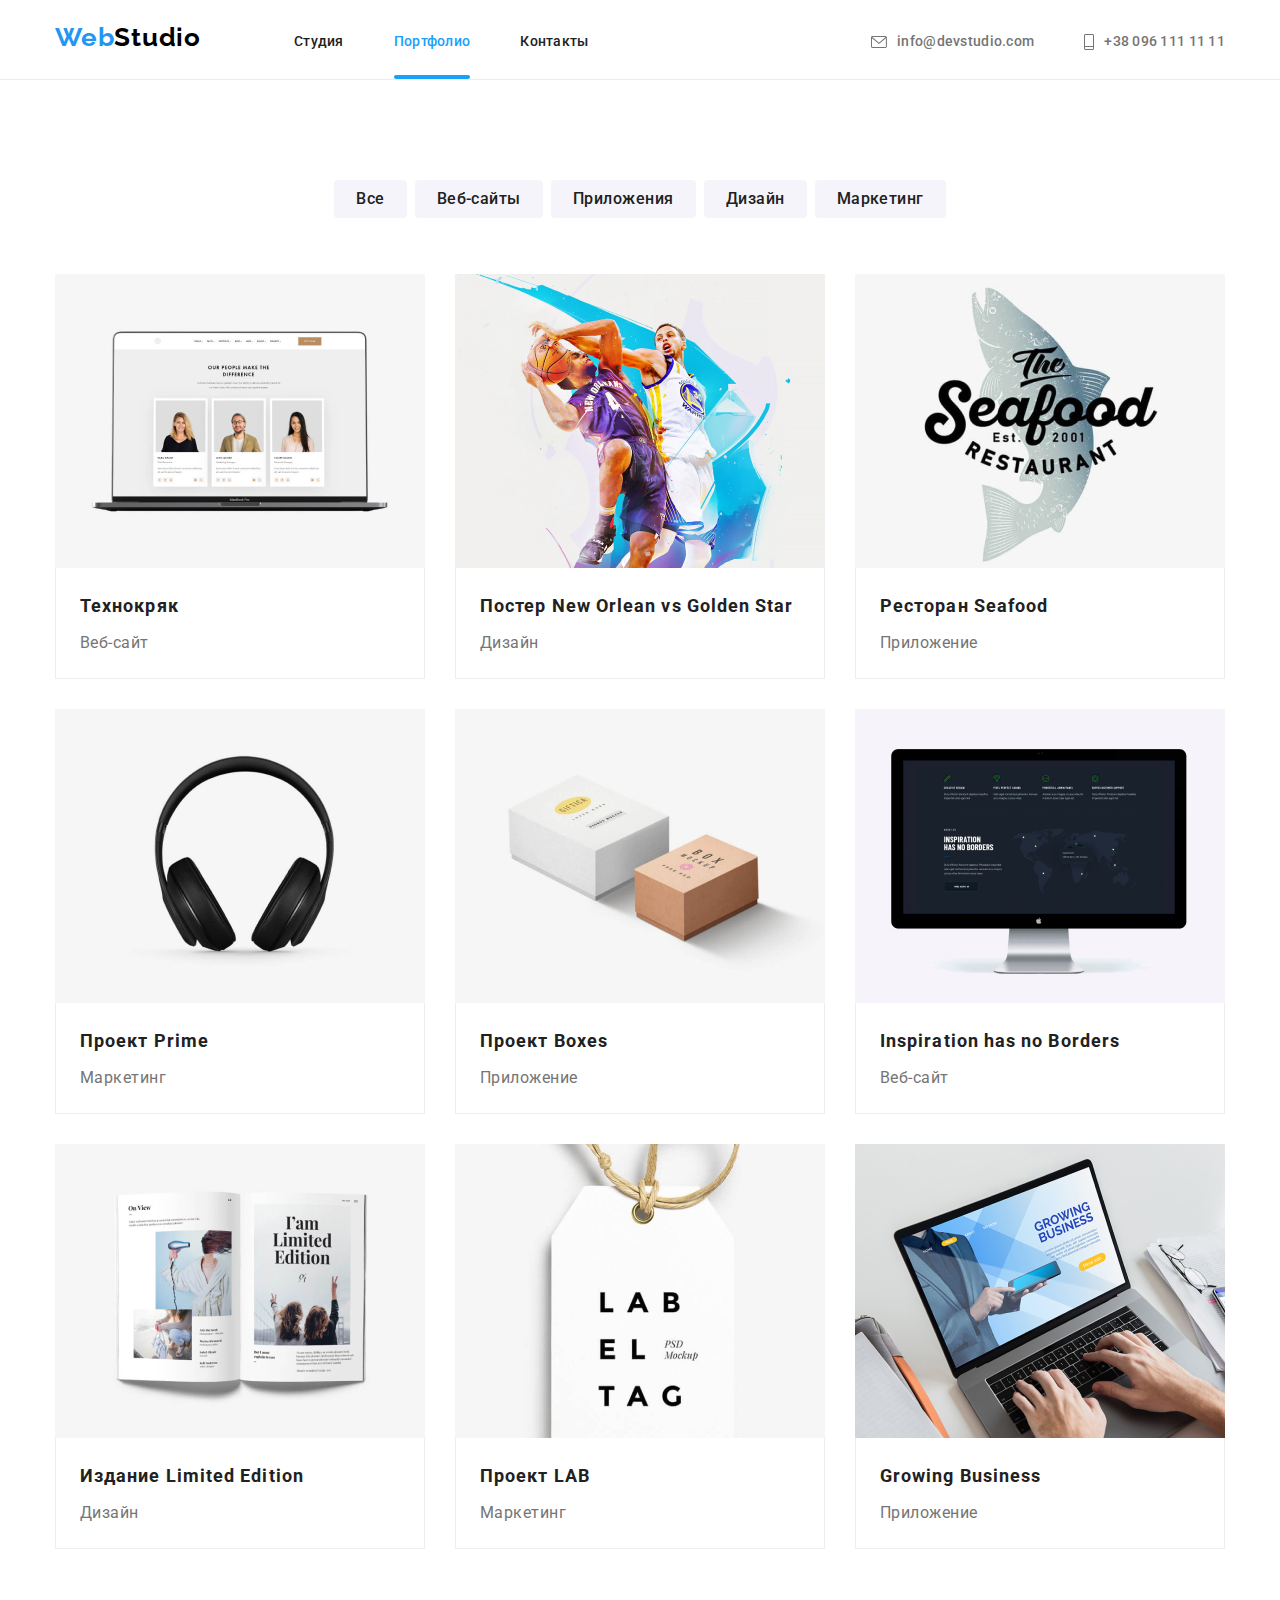
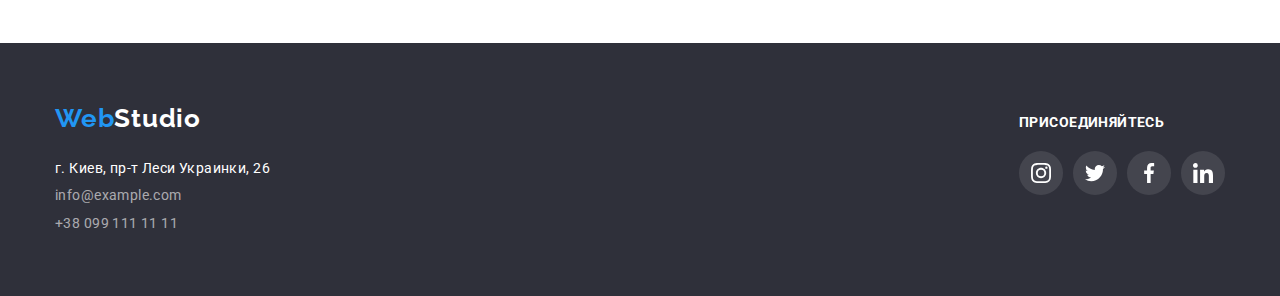
<file: portfolio.html>
<!DOCTYPE html>
<html lang="ru">
  <head>
    <meta charset="UTF-8" />
    <meta name="viewport" content="width=device-width, initial-scale=1.0" />
    <title>WebStudio</title>
    <link
      rel="stylesheet"
      href="https://cdnjs.cloudflare.com/ajax/libs/modern-normalize/1.0.0/modern-normalize.css"
    />
    <link
      href="https://fonts.googleapis.com/css2?family=Raleway:wght@400;700&family=Roboto:wght@400;500;700;900&display=swap"
      rel="stylesheet"
    />
    <link rel="stylesheet" href="./css/styles.css" />
  </head>

  <body>
    <header class="header">
      <div class="container">
        <nav class="navigation">
          <a class="logo link" lang="en" href="./index.html">
            Web<span class="logo-second-part">Studio</span>
          </a>
          <ul class="nav-list">
            <li class="nav-item">
              <a href="./index.html" class="nav-link section-after">Студия</a>
            </li>
            <li class="nav-item">
              <a href="./portfolio.html" class="nav-link section-after current">Портфолио</a>
            </li>
            <li class="nav-item"><a href="" class="nav-link section-after">Контакты</a></li>
          </ul>
    
            <ul class="nav-list-contacts">
            <li class="nav-contacts">
              <a href="mailto:info@devstudio.com" class="contacts"> <svg class="contacts-items-link" width="16" height="12">
                  <use href="./images/icons.svg#icon-email"></use>
                </svg>info@devstudio.com</a>
            </li>
            <li class="nav-contacts">
              <a href="tell:+380961111111" class="contacts"><svg class="contacts-items-link" width="10" height="16">
                  <use href="./images/icons.svg#icon-tel"></use>
                </svg>+38 096 111 11 11</a>
            </li>
          </ul>
        </nav>
      </div>
    </header>

    
    <main>
      <div class="container">
      <section class="works-section">
            <h1 class="visually-hidden">Наши проекты</h1>
            <ul class="portf-filter-list list">
            <li class="portf-filter-item">
              <button class="portf-modal-btn btn-current" type="button">Все</button>
            </li>
            <li class="portf-filter-item">
              <button class="portf-modal-btn" type="button">Веб-сайты</button>
            </li>
            <li class="portf-filter-item">
              <button class="portf-modal-btn" type="button">Приложения</button>
            </li>
            <li class="portf-filter-item">
              <button class="portf-modal-btn" type="button">Дизайн</button>
            </li>
            <li class="portf-filter-item">
              <button class="portf-modal-btn" type="button">Маркетинг</button>
            </li>
          </ul>
              
          <ul class="works-list">
            <li class="works-list-item">
              <a class="portfolio-link" href="">
                <div class="galery-img-overlay"><img class="works-list-img" src="./images/portfolio/portfolio-img-1.jpg" alt="Веб-сайт Технокряк" width="370"
                height="294" />
                <p class="overlay">
                  Технокряк это современная площадка распространения
                  коронавируса. Компании используют эту платформу для
                  цифрового шпионажа и атак на защищённые сервера конкурентов
                </p>
                </div>
              <div class="box-footer">
                <h3 class="works-list-title">Технокряк</h3>
                <p class="work-list-subtitle">Веб-сайт</p>
              </div></a>
              
            </li>
            <li class="works-list-item">
              <a class="portfolio-link" href="">
                <div class="galery-img-overlay">
                <img class="works-list-img" src="./images/portfolio/portfolio-img-2.jpg" alt="Дизайн Постера New Orlean vs Golden Star"
                width="370" 
                height="294" />
                <p class="overlay">
                  Технокряк это современная площадка распространения
                  коронавируса. Компании используют эту платформу для
                  цифрового шпионажа и атак на защищённые сервера конкурентов
                </p>
                </div>

              <div class="box-footer">
                <h3 class="works-list-title">Постер <span lang="en">New Orlean vs Golden Star</span></h3>
                <p class="work-list-subtitle">Дизайн</p>
              </div></a>
            </li>
            <li class="works-list-item">
              <a class="portfolio-link" href="">
                <div class="galery-img-overlay">
                <img class="works-list-img" src="./images/portfolio/portfolio-img-3.jpg" alt="Приложение для Ресторана Seafood"
                width="370" height="294" />
                <p class="overlay">
                  Технокряк это современная площадка распространения
                  коронавируса. Компании используют эту платформу для
                  цифрового шпионажа и атак на защищённые сервера конкурентов
                </p>
                </div>

              <div class="box-footer">
                <h3 class="works-list-title">Ресторан <span lang="en">Seafood</span></h3>
                <p class="work-list-subtitle">Приложение</p>
              </div></a>
            </li>
            <li class="works-list-item">
              <a class="portfolio-link" href=""> 
                <div class="galery-img-overlay">
                <img class="works-list-img"
                src="./images/portfolio/portfolio-img-4.jpg"
                alt="Маркетинг Проект Prime"
                width="370"
                height="294"
              />
              <p class="overlay">
                Технокряк это современная площадка распространения
                коронавируса. Компании используют эту платформу для
                цифрового шпионажа и атак на защищённые сервера конкурентов
              </p>
              </div>

              <div class="box-footer">
                <h3 class="works-list-title">Проект <span lang="en">Prime</span></h3>
                <p class="work-list-subtitle">Маркетинг</p>
              </div></a>
             
            </li>
            
            <li class="works-list-item">
              <a class="portfolio-link" href=""> 
                <div class="galery-img-overlay">
                <img class="works-list-img"
                src="./images/portfolio/portfolio-img-5.jpg"
                alt="Приложение Проекта Boxes"
                width="370"
                height="294"
              />
              <p class="overlay">
                Технокряк это современная площадка распространения
                коронавируса. Компании используют эту платформу для
                цифрового шпионажа и атак на защищённые сервера конкурентов
              </p>
              </div>

              <div class="box-footer">
                <h3 class="works-list-title">Проект <span lang="en">Boxes</span></h3>
                <p class="work-list-subtitle">Приложение</p>
              </div></a>
             
            </li>
            <li class="works-list-item">
              <a class="portfolio-link" href=""> 
                <div class="galery-img-overlay"><img class="works-list-img"
                src="./images/portfolio/portfolio-img-6.jpg"
                alt="Веб-сайт Inspiration has no Borders"
                width="370"
                height="294"
              />
              <p class="overlay">
                Технокряк это современная площадка распространения
                коронавируса. Компании используют эту платформу для
                цифрового шпионажа и атак на защищённые сервера конкурентов
              </p>
              </div>

              <div class="box-footer">
                <h3 class="works-list-title" lang="en">Inspiration has no Borders</h3>
                <p class="work-list-subtitle">Веб-сайт</p>
              </div></a>
             
            </li>
            <li class="works-list-item">
              <a class="portfolio-link" href="">
                <div class="galery-img-overlay">
                <img class="works-list-img"
                src="./images/portfolio/portfolio-img-7.jpg"
                alt="Дизайн Издания Limited Edition"
                width="370"
                height="294"
              />
              <p class="overlay">
                Технокряк это современная площадка распространения
                коронавируса. Компании используют эту платформу для
                цифрового шпионажа и атак на защищённые сервера конкурентов
              </p>
              </div>

              <div class="box-footer">
                <h3 class="works-list-title">Издание <span lang="en">Limited Edition</span></h3>
                <p class="work-list-subtitle">Дизайн</p>
              </div></a>
              
            </li>
            <li class="works-list-item">
              <a class="portfolio-link" href=""> 
                <div class="galery-img-overlay">
                <img class="works-list-img"
                src="./images/portfolio/portfolio-img-8.jpg"
                alt="Маркетинг Проект LAB"
                width="370"
                height="294"
              />
              <p class="overlay">
                Технокряк это современная площадка распространения
                коронавируса. Компании используют эту платформу для
                цифрового шпионажа и атак на защищённые сервера конкурентов
              </p>
              </div>

              <div class="box-footer">
                <h3 class="works-list-title">Проект <span lang="en">LAB</span></h3>
                <p class="work-list-subtitle">Маркетинг</p>
              </div></a>
             
            </li>
            <li class="works-list-item">
              <a class="portfolio-link" href="">
                <div class="galery-img-overlay">
                <img class="works-list-img"
                src="./images/portfolio/portfolio-img-9.jpg"
                alt="Приложение Growing Business"
                width="370"
                height="294"
              />
              <p class="overlay">
                Технокряк это современная площадка распространения
                коронавируса. Компании используют эту платформу для
                цифрового шпионажа и атак на защищённые сервера конкурентов
              </p>
              </div>

              <div class="box-footer">
                <h3 class="works-list-title" lang="en">Growing Business</h3>
                <p class="work-list-subtitle">Приложение</p>
              </div></a>
              
            </li>
          </ul>
        </section>
      </div>
    </main>

<footer class="footer">
  <div class="container footer-container">
    <ul class="list footer-list-container">
      <li>
        <a class="logo link" lang="en" href="./index.html">
          Web<span class="logo-second-part-footer">Studio</span>
        </a>
        <address class="footer-address">
          <ul class="footer-list list">
            <li class="footer-item">
              <a class="footer-description" href="https://goo.gl/maps/TwaqUdPXrJMAYcYX8">г. Киев, пр-т Леси Украинки,
                26</a>
            </li>
            <li class="footer-item">
              <a class="footer-mail-item link" href="mailto:info@example.com">info@example.com</a>
            </li>
            <li class="footer-item">
              <a class="footer-tel-item link" href="tel:+380991111111">+38 099 111 11 11</a>
            </li>
          </ul>
        </address>
      <li class="footer-social-item">
        <p class="footer-social">присоединяйтесь</p>
        <ul class="list team-list-icons">
          <li class="team-item-icons">
            <a href="" class="team-item-link footer-social-color">
              <svg class="team-social-link team-social-link-color" width="20" height="20">
                <use href="./images/icons.svg#icon-instagram"></use>
              </svg>
            </a>
          </li>
          <li class="team-item-icons">
            <a href="" class="team-item-link footer-social-color">
              <svg class="team-social-link team-social-link-color" width="20" height="20">
                <use href="./images/icons.svg#icon-twitter"></use>
              </svg>
            </a>
          </li>
          <li class="team-item-icons">
            <a href="" class="team-item-link footer-social-color">
              <svg class="team-social-link team-social-link-color" width="20" height="20">
                <use href="./images/icons.svg#icon-facebook"></use>
              </svg>
            </a>
          </li>

          <li class="team-item-icons">
            <a href="" class="team-item-link footer-social-color">
              <svg class="team-social-link team-social-link-color" width="20" height="20">
                <use href="./images/icons.svg#icon-linkedin"></use>
              </svg>
            </a>
          </li>
        </ul>
      </li>
    </ul>
  </div>
</footer>
  </body>
</html>
</file>
<file: css/styles.css>
:root {
  --accent-font: 'Roboto', sans-serif;
  --secondary-font: 'Raleway', sans-serif;
  --text-color: #757575;
  --secondary-color: #212121;
  --hover-color: #2196f3;
  --accent-color: #18a0fb;
  --primary-white-color: #ffffff;
  --background-color: #2f303a;
  --team-color: #f5f4fa;
  --footer-color: rgba(255, 255, 255, 0.6);
}

*,
*::before,
*::after {
  margin: 0;
  padding: 0;
}

img {
  display: block;
  max-width: 100%;
  height: auto;
}
body {
  font-family: 'Roboto', sans-serif;
  font-style: normal;
}

.visually-hidden {
  position: absolute;
  white-space: nowrap;
  width: 1px;
  height: 1px;
  overflow: hidden;
  border: 0;
  padding: 0;
  clip: rect(0 0 0 0);
  clip-path: inset(50%);
  margin: -1px;
}

@keyframes changeModalBtn {
  25% {
    transform: scale(25%);
    transform: opacity(25%);
  }
  50% {
    transform: scale(50%);
    transform: opacity(50%);
  }
  75% {
    transform: scale(75%);
    transform: opacity(75%);
  }
  100% {
    transform: scale(100%);
    transform: opacity(100%);
  }
}

.list {
  list-style: none;
}

.link {
  text-decoration: none;
}

.section {
  padding: 94px 0px;
}
.container {
  width: 1200px;
  margin-left: auto;
  margin-right: auto;
  padding-left: 15px;
  padding-right: 15px;
}

.header {
  height: 80px;
  display: flex;
  align-items: center;
  display: flex;
  justify-content: space-between;
  border-bottom: 1px solid #ececec;
}
.logo {
  margin-right: 93px;
  font-family: 'Raleway', sans-serif;
  font-weight: 700;
  font-size: 26px;
  line-height: 1.192;
  letter-spacing: 0.03em;
  color: var(--hover-color);
  padding-top: 24px;
  padding-bottom: 24px;
}

.logo-second-part {
  font-weight: 700;
  font-size: 26px;
  line-height: 1.192;
  letter-spacing: 0.03em;
  color: #000000;
  transition: color 250ms cubic-bezier(0.4, 0, 0.2, 1),
    background-color 250ms cubic-bezier(0.4, 0, 0.2, 1);
}
.logo-second-part:hover,
.logo-second-part:focus {
  color: var(--accent-color);
}

.navigation {
  display: flex;
  align-items: baseline;
}

.nav-list {
  list-style: none;
  display: flex;
  align-items: center;
}

.nav-item:not(:last-child) {
  margin-right: 50px;
}

.nav-link {
  text-decoration: none;
  padding-bottom: 32px;
  padding-top: 32px;
  display: inline-block;
  font-style: normal;
  font-weight: 500;
  font-size: 14px;
  line-height: 1.14;
  letter-spacing: 0.02em;
  color: var(--secondary-color);
  transition: color 250ms cubic-bezier(0.4, 0, 0.2, 1),
    background-color 250ms cubic-bezier(0.4, 0, 0.2, 1);
}

.section-after {
  position: relative;
}

.current::after {
  content: ' ';
  display: block;
  background-color: var(--accent-color);
  width: 100%;
  height: 4px;
  border-radius: 2px;
  margin-top: 28px;
  position: absolute;
  bottom: 2px;
}

.current {
  color: var(--accent-color);
  transition: color 250ms cubic-bezier(0.4, 0, 0.2, 1);
}
.nav-link:hover,
.nav-link:focus {
  color: var(--accent-color);
}
.nav-list-contacts {
  list-style: none;
  margin-left: auto;
  display: flex;
  justify-content: flex-end;
}

.nav-contacts:not(:last-child) {
  margin-right: 50px;
}
.contacts {
  text-decoration: none;
  font-style: normal;
  font-weight: 500;
  font-size: 14px;
  line-height: 1.14;
  letter-spacing: 0.02em;
  color: var(--text-color);
  padding-top: 32px;
  padding-bottom: 32px;
}
.contacts:hover,
.contacts:focus {
  color: var(--accent-color);
}
.contacts-items-link {
  fill: currentColor;
  margin-right: 10px;
  vertical-align: middle;
}

.section-hero {
  width: 1600px;
  margin-left: auto;
  margin-right: auto;
  padding-left: 15px;
  padding-right: 15px;
  padding-top: 200px;
  padding-bottom: 200px;
  text-align: center;
  background-color: var(--background-color);
  background-image: linear-gradient(rgba(47, 48, 58, 0.4), rgba(47, 48, 58, 0.4)),
    url(../images/herobg.png);
  background-repeat: no-repeat;
  background-position: center;
  background-size: cover;
}
.title {
  max-width: 696px;
  font-style: normal;
  font-weight: 900;
  font-size: 44px;
  line-height: 1.4;
  letter-spacing: 0.06em;
  text-transform: uppercase;
  color: var(--primary-white-color);
  margin-bottom: 30px;
  margin-left: auto;
  margin-right: auto;
}

.button {
  display: inline-block;
  box-shadow: 0px 4px 4px rgba(0, 0, 0, 0.15);
  border-radius: 4px;
  border-style: none;
  background-color: var(--accent-color);
}
.main-btn {
  font-weight: 700;
  font-size: 16px;
  line-height: 1.87;
  align-items: center;
  text-align: center;
  letter-spacing: 0.06em;
  padding: 10px 32px;
  color: var(--primary-white-color);
  transition: color 250ms cubic-bezier(0.4, 0, 0.2, 1),
    background-color 250ms cubic-bezier(0.4, 0, 0.2, 1);
}
.button:hover,
.button:focus {
  cursor: pointer;
  color: var(--accent-color);
  background-color: var(--primary-white-color);
}

.advantages {
  align-items: center;
  justify-content: center;
  padding-top: 94px;
  padding-bottom: 94px;
}
.advantages-list {
  list-style: none;
  display: flex;
  justify-content: center;
  align-items: center;
}

.advantages-item:not(:last-child) {
  margin-right: 30px;
}
.advantages-items-icon {
  display: flex;
  justify-content: center;
  align-items: center;
  width: 270px;
  height: 120px;
  margin-bottom: 30px;
  border-radius: 4px;
  background-color: #f5f4fa;
}

.advantages-title {
  font-weight: 700;
  font-size: 14px;
  line-height: 1.14;
  letter-spacing: 0.03em;
  text-transform: uppercase;
  margin-bottom: 10px;
}
.advantages-text {
  color: var(--text-color);
  width: 270px;
  font-size: 14px;
  line-height: 1.71;
  letter-spacing: 0.03em;
}

.services {
  padding-bottom: 94px;
}
.services-title {
  font-weight: 700;
  font-size: 36px;
  line-height: 1.16;
  text-align: center;
  letter-spacing: 0.03em;
  margin-bottom: 50px;
}
.services-list {
  list-style: none;
  display: flex;
  justify-content: center;
  align-items: center;
}
.services-item:not(:last-child) {
  margin-right: 30px;
}
.services-item-wrap {
  position: relative;
  overflow: hidden;
}
.services-text {
  position: absolute;
  bottom: 0;
  left: 0;
  font-style: normal;
  font-weight: 700;
  font-size: 14px;
  line-height: 1.14;
  letter-spacing: 0.03em;
  padding: 27px;
  width: 100%;
  background-color: rgba(47, 48, 58, 0.8);
  color: var(--primary-white-color);
  text-transform: uppercase;
  text-align: center;
  font-weight: bold;
}

.team {
  background-color: var(--team-color);
  padding-top: 94px;
  padding-bottom: 94px;
}
.our-team {
  font-weight: 700;
  font-size: 36px;
  line-height: 1.16;
  text-align: center;
  letter-spacing: 0.03em;
  margin-bottom: 50px;
}
.team-list {
  list-style: none;
  display: flex;
  justify-content: center;
}
.team-description {
  padding: 30px 32px;
}

.team-item {
  width: 270px;
  box-shadow: 0px 1px 3px rgba(0, 0, 0, 0.12), 0px 1px 1px rgba(0, 0, 0, 0.14),
    0px 2px 1px rgba(0, 0, 0, 0.2);
  border-radius: 0px 0px 4px 4px;
  background-color: var(--primary-white-color);
}
.team-item:not(:last-child) {
  margin-right: 30px;
}
.name {
  font-weight: 500;
  font-size: 16px;
  line-height: 1.19;
  letter-spacing: 0.03em;
  text-align: center;
  margin-bottom: 10px;
}
.description {
  color: var(--text-color);
  font-size: 16px;
  line-height: 1.19;
  letter-spacing: 0.03em;
  text-align: center;
  padding-bottom: 16px;
}

.team-item-icons {
  width: 44px;
  height: 44px;
}

.team-item-link {
  color: #afb1b8;
  width: 100%;
  height: 100%;
  display: block;
  border-radius: 50%;
  display: flex;
  align-items: center;
  justify-content: center;
  transition: color 250ms cubic-bezier(0.4, 0, 0.2, 1),
    background-color 250ms cubic-bezier(0.4, 0, 0.2, 1);
}
.team-item-link:hover,
.team-item-link:focus {
  background-color: #2196f3;
}
.team-item-link:hover .team-social-link,
.team-item-link:focus .team-social-link {
  fill: var(--primary-white-color);
}

.team-list-icons {
  display: flex;
  justify-content: center;
}
.team-item-icons + .team-item-icons {
  margin-left: 10px;
}

.team-social-link {
  fill: #afb1b8;
}

.clients-titel {
  font-weight: 700;
  font-size: 36px;
  line-height: 1.16;
  text-align: center;
  letter-spacing: 0.03em;
  margin-bottom: 50px;
  padding-top: 94px;
}

.client-items li + li {
  margin-left: 30px;
}
.client-items {
  display: flex;
  padding-bottom: 94px;
}
.client-item-link {
  display: inline-block;
  color: #afb1b8;
  border: 1px solid #afb1b8;
  box-sizing: border-box;
  border-radius: 4px;
  width: 170px;
  height: 92px;
  display: flex;
  align-items: center;
  justify-content: center;
  transition: color 250ms cubic-bezier(0.4, 0, 0.2, 1),
    background-color 250ms cubic-bezier(0.4, 0, 0.2, 1);
}

.client-item-icon {
  fill: currentColor;
}
.client-item-link:hover,
.client-item-link:active,
.client-item-link:focus {
  color: var(--accent-color);
  fill: currentColor;
  border-color: var(--accent-color);
}

.footer {
  background: var(--background-color);
  margin-left: auto;
  margin-right: auto;
  padding-left: 15px;
  padding-right: 15px;
  padding-top: 60px;
  padding-bottom: 60px;
}
.logo-footer {
  font-weight: 700;
  font-size: 26px;
  line-height: 1.192;
  letter-spacing: 0.03em;
  color: var(--hover-color);
}
.logo-second-part-footer {
  font-family: 'Raleway', sans-serif;
  font-weight: 700;
  font-size: 26px;
  line-height: 1.192;
  letter-spacing: 0.03em;
  color: var(--primary-white-color);
  transition: color 250ms cubic-bezier(0.4, 0, 0.2, 1),
    background-color 250ms cubic-bezier(0.4, 0, 0.2, 1);
}
.logo-second-part-footer:hover,
.logo-second-part-footer:focus {
  color: var(--accent-color);
}
.footer-address {
  margin-top: 20px;
}
.footer-description {
  text-decoration: none;
  color: var(--primary-white-color);
  font-style: normal;
  font-weight: 400;
  font-size: 14px;
  line-height: 1.714;
  letter-spacing: 0.03em;
}

.footer-item {
  font-style: inherit;
  line-height: 1.71;
  letter-spacing: 0.03em;
  color: var(--primary-white-color);
}
.footer-mail-item,
.footer-tel-item {
  font-style: normal;
  font-weight: 400;
  font-size: 14px;
  line-height: 24px;
  letter-spacing: 0.03em;
  color: var(--footer-color);
  transition: color 250ms cubic-bezier(0.4, 0, 0.2, 1),
    background-color 250ms cubic-bezier(0.4, 0, 0.2, 1);
}
.footer-mail-item:hover,
.footer-mail-item:focus,
.footer-tel-item:hover,
.footer-tel-item:focus {
  color: var(--hover-color);
}

.footer-list-container {
  display: flex;
  align-items: baseline;
  justify-content: space-between;
}

.footer-list:not(:last-child) {
  margin-top: 9px;
}

.footer-social {
  color: var(--primary-white-color);
  font-weight: bold;
  font-size: 14px;
  line-height: 1.14;
  letter-spacing: 0.03em;
  text-transform: uppercase;
  margin-bottom: 20px;
}

.footer-social-item {
  margin-left: 70px;
}
.footer-social-color {
  background-color: rgba(255, 255, 255, 0.1);
}
.team-social-link-color {
  fill: var(--primary-white-color);
}

.works-section {
  padding-top: 100px;
  padding-bottom: 94px;
}

.portf-filter-list {
  margin-bottom: 56px;
}
.portf-filter-list {
  display: flex;
  justify-content: center;
}
.portf-filter-item:not(:last-child) {
  margin-right: 8px;
}
.portf-modal-btn {
  border-style: none;
  padding: 6px 22px;
  height: 38px;
  border-radius: 4px;
  border: none;
  font-family: var(--accent-font);
  font-weight: 500;
  font-size: 16px;
  line-height: 1.625;
  text-align: center;
  letter-spacing: 0.03em;
  color: var(--secondary-color);
  background: var(--team-color);
  border-radius: 4px;
}

.portf-modal-btn:hover,
.portf-modal-btn:focus {
  color: var(--primary-white-color);
  background-color: var(--hover-color);
  box-shadow: 0px 3px 1px rgba(0, 0, 0, 0.1), 0px 1px 2px rgba(0, 0, 0, 0.08),
    0px 2px 2px rgba(0, 0, 0, 0.12);
  border-radius: 4px;
}
.btn-current {
  background-color: var(--accent-color);
  color: var(--primary-white-color);
}

.works-list {
  list-style: none;
  margin: -15px;
  display: flex;
  flex-wrap: wrap;
}
.works-list-item {
  margin: 15px;
  flex-basis: calc((100% - 3 * 30px) / 3);
}

.portfolio-link:hover .overlay,
.portfolio-link:focus .overlay {
  transform: translateY(0%);
}

.galery-img-overlay {
  position: relative;
  overflow: hidden;
}

.overlay {
  font-size: 18px;
  line-height: 1.56;
  background-color: rgba(33, 150, 243, 0.9);
  color: var(--primary-white-color);
  display: flex;
  align-items: center;
  padding-left: 24px;
  padding-right: 24px;
  position: absolute;
  top: 0;
  left: 0;
  height: 100%;
  width: 100%;
  overflow: auto;
  transform: translateY(101%);
  transition: transform 250ms linear;
}
.portfolio-link {
  text-decoration: none;
  display: block;
  color: var(--text-color);
}

.portfolio-link:hover,
.portfolio-link:focus {
  box-shadow: 0px 1px 1px rgb(0 0 0 / 12%), 0px 4px 4px rgb(0 0 0 / 6%),
    1px 4px 6px rgb(0 0 0 / 16%);
}

.works-list-title {
  margin-bottom: 4px;
  font-weight: 700;
  font-size: 18px;
  line-height: 2;
  letter-spacing: 0.06em;
  color: #212121;
}

.work-list-subtitle {
  font-style: normal;
  font-weight: normal;
  font-size: 16px;
  line-height: 1.875;
  letter-spacing: 0.03em;
}

.box-footer {
  padding: 20px 24px;
  background: var(--primary-white-color);
  border-right: 1px solid #eeeeee;
  border-left: 1px solid #eeeeee;
  border-bottom: 1px solid #eeeeee;
}

.backdrop {
  position: fixed;
  top: 0;
  left: 0;
  width: 100vw;
  height: 100vh;
  background-color: rgba(0, 0, 0, 0.2);
  transition: opacity 250ms linear, visibility 250ms linear;
}

.modal {
  position: absolute;
  left: 50%;
  top: 50%;
  width: 528px;
  height: 581px;
  background: var(--primary-white-color);
  transform: translate(-50%, -50%);
  animation-name: changeModalBtn;
  animation-duration: 2000ms;
}

.close-btn {
  position: absolute;
  top: 8px;
  right: 8px;
  border-radius: 50%;
  border: 1px solid var(--text-color);
  width: 30px;
  height: 30px;
  background-color: transparent;
  cursor: pointer;
  padding: 0;
  display: flex;
  align-items: center;
  justify-content: center;
}

.is-hidden {
  opacity: 0;
  visibility: hidden;
  pointer-events: none;
}

.portf-modal-btn {
  color: var(--secondary-color);
  background-color: var(--team-color);
  font-family: inherit;
  font-weight: 500;
  font-size: 16px;
  line-height: 1.63;
  text-align: center;
  border-color: transparent;
  border-radius: 4px;
  padding: 6px 22px;
  transition: color 250ms cubic-bezier(0.4, 0, 0.2, 1),
    box-shadow 250ms cubic-bezier(0.4, 0, 0.2, 1),
    background-color 250ms cubic-bezier(0.4, 0, 0.2, 1);
}
.portf-modal-btn:hover,
.portf-modal-btn:focus {
  color: var(--primary-white-color);
  background-color: var(--accent-color);
  box-shadow: 0px 3px 1px rgba(0, 0, 0, 0.1), 0px 1px 2px rgba(0, 0, 0, 0.08),
    0px 2px 2px rgba(0, 0, 0, 0.12);
}




.banner-button, .modal-form-button, .subscription-button {
  min-width: 200px;
  height: 50px;
  border: none;
  border-radius: 4px;
  background-color: var(--hover-color);
  color: var(--primary-white-color);
  font-weight: 700;
  font-size: 1.6rem;
  letter-spacing: 0.06em;
  cursor: pointer;
  align-items: center;
text-align: center;
letter-spacing: 0.06em;
}



.subscription-button {
  position: relative;
  padding-left: 29px;
  padding-right: 62px;
  text-align: start;
  transition-property: var(--accent-color);
  transition-duration: 250ms;
  transition-timing-function: cubic-bezier(0.4, 0, 0.2, 1);
}

.subscription-button::after {
  position: absolute;
  top: 50%;
  right: 28px;
  transform: translateY(-50%);
  display: block;
  content: "";
  width: 24px;
  height: 24px;
  background-image: url(../images/icon\ send.svg);
}
.subscription-title {
    color: var(--primary-white-color);
    font-weight: bold;
    font-size: 14px;
    line-height: 1.14;
    letter-spacing: 0.03em;
    text-transform: uppercase;
    margin-bottom: 20px;
 
}

.subscription-input {
  width: 358px;
  height: 50px;
  margin-right: 12px;
  padding-left: 16px;
  border: 1px solid rgba(255, 255, 255, 0.3);
  filter: drop-shadow(0px 4px 4px rgba(0, 0, 0, 0.15));
  border-radius: 4px;
  background-color: var(--background-color);
  font-size: 1.6rem;
  line-height: calc(20 / 16);
  color: var(--primary-white-color);
}

.subscription-input::placeholder {
  font-size: 1.6rem;
  line-height: calc(20 / 16);
  color: rgba(255, 255, 255, 0.6);
}

.subscription-input:not(:placeholder-shown):focus:invalid {
  outline-color: red;
}

.modal__title {
  margin-top: 0;
  margin-bottom: 12px;
  font-weight: 500;
  font-size: 2rem;
  line-height: calc(23 / 20);
  text-align: center;
  color: var(--secondary-color);
}

.modal__form {
  display: flex;
  flex-direction: column;
}

.modal__form-field {
  position: relative;
  display: block;
}

.modal__form-field + .modal__form-field {
  margin-top: 10px;
}

.modal__form-label {
  display: block;
  margin-bottom: 4px;
  font-size: 1.2rem;
  line-height: calc(14 / 12);
  letter-spacing: 0.01em;
  color: #757575;
}

.modal__form-input {
  width: 100%;
  height: 40px;
  padding-left: 42px;
  border: 1px solid rgba(33, 33, 33, 0.2);
  border-radius: 4px;
  transition-property: outline-color, fill;
  transition-duration: 250ms;
  transition-timing-function: cubic-bezier(0.4, 0, 0.2, 1);
}

.modal__form-input::placeholder {
  color: #ffffff;
}

.modal__form-input:not(:placeholder-shown):focus:valid {
  outline-color: #2196f3;
  fill: #2196f3;
}

.modal__form-input:not(:placeholder-shown):focus:valid ~ .modal__form-icon {
  outline-color: #2196f3;
  fill: #2196f3;
}

.modal__form-input:not(:placeholder-shown):focus:invalid {
  outline-color: #ff0000;
  fill: #ff0000;
}

.modal__form-input:not(:placeholder-shown):focus:invalid ~ .modal__form-icon {
  outline-color: #ff0000;
  fill: #ff0000;
}

.modal__form-input:focus,
.modal__form-input:focus + .modal__form-icon {
  outline-color: #2196f3;
  fill: #2196f3;
}

.modal__form-input.modal__form-textarea::placeholder {
  color: rgba(117, 117, 117, 0.5);
}

.modal__form-textarea {
  display: block;
  height: 120px;
  padding: 12px 16px;
  resize: none;
  font-size: 1.4rem;
  line-height: calc(16 / 14);
  letter-spacing: 0.01em;
}

.modal__form-checkbox {
  display: flex;
  justify-content: space-evenly;
  align-items: center;
  margin-top: 20px;
}

.modal__checkbox-icon {
  display: inline-block;
  width: 16px;
  height: 15px;
  border: 2px solid #212121;
  border-radius: 2px;
  transition-property: background-color, border-color;
  transition-duration: 250ms;
  transition-timing-function: cubic-bezier(0.4, 0, 0.2, 1);
}

.modal__form-checkbox-input:checked + .modal__checkbox-icon {
  background-origin: border-box;
  background-image: url(../images/svg/icon-check.svg);
  background-size: contain;
  background-color: #2196f3;
  border-color: #2196f3;
  border-radius: 2px;
}

.modal__form-checkbox-text {
  margin-top: 0;
  margin-bottom: 0;
  color: #757575;
}

.modal__form-checkbox-link {
  display: block;
  color: #2196f3;
  text-decoration-line: underline;
}

.modal__form-icon {
  position: absolute;
  top: 50%;
  left: 12px;
  width: 18px;
  height: 18px;
}
</file>
